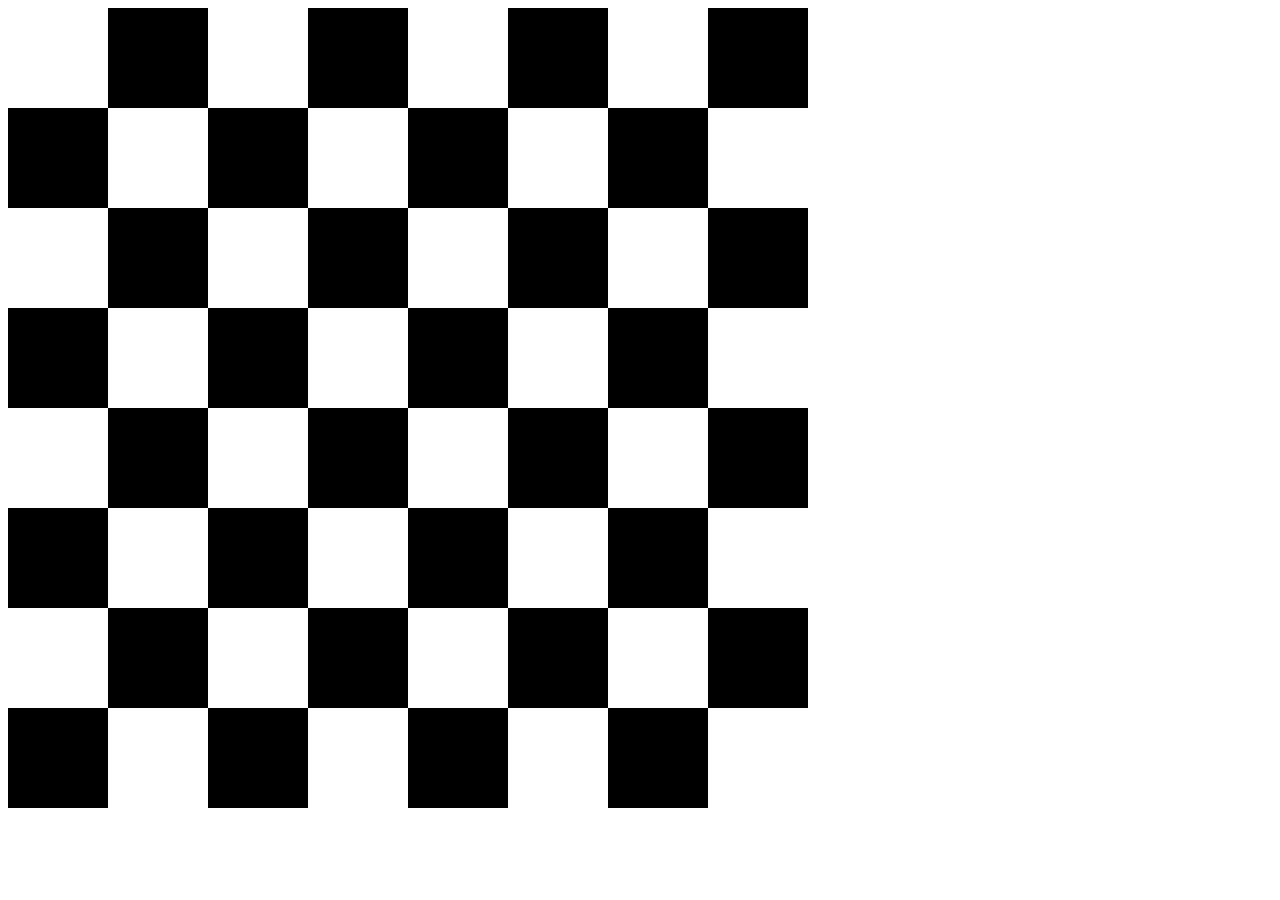
<file: 10.0 Display Grid/index.html>
<!DOCTYPE html>
<html>

<head>
  <title>Chessboard</title>
  <style>
    /* Write your code here */
    /* Each square should be 100px by 100px */
    /* My colours for white: #f0d9b5, black: #b58863 */
    
    .container {
      width: 800px;
      display: grid;
      
      grid-template-columns: 1fr 1fr 1fr 1fr 1fr 1fr 1fr 1fr;
      grid-template-rows: 1fr 1fr 1fr 1fr 1fr 1fr 1fr 1fr ;

    }
    
    .white {
      height: 100px;
      width: 100px;
      background-color: white;
      

    }

    .black {
      height: 100px;
      width: 100px;
      background-color: black;
    }

    
  </style>
</head>

<body>
  <div class="container">
    <div class="white"></div>
    <div class="black"></div>
    <div class="white"></div>
    <div class="black"></div>
    <div class="white"></div>
    <div class="black"></div>
    <div class="white"></div>
    <div class="black"></div>
    <div class="black"></div>
    <div class="white"></div>
    <div class="black"></div>
    <div class="white"></div>
    <div class="black"></div>
    <div class="white"></div>
    <div class="black"></div>
    <div class="white"></div>
    <div class="white"></div>
    <div class="black"></div>
    <div class="white"></div>
    <div class="black"></div>
    <div class="white"></div>
    <div class="black"></div>
    <div class="white"></div>
    <div class="black"></div>
    <div class="black"></div>
    <div class="white"></div>
    <div class="black"></div>
    <div class="white"></div>
    <div class="black"></div>
    <div class="white"></div>
    <div class="black"></div>
    <div class="white"></div>
    <div class="white"></div>
    <div class="black"></div>
    <div class="white"></div>
    <div class="black"></div>
    <div class="white"></div>
    <div class="black"></div>
    <div class="white"></div>
    <div class="black"></div>
    <div class="black"></div>
    <div class="white"></div>
    <div class="black"></div>
    <div class="white"></div>
    <div class="black"></div>
    <div class="white"></div>
    <div class="black"></div>
    <div class="white"></div>
    <div class="white"></div>
    <div class="black"></div>
    <div class="white"></div>
    <div class="black"></div>
    <div class="white"></div>
    <div class="black"></div>
    <div class="white"></div>
    <div class="black"></div>
    <div class="black"></div>
    <div class="white"></div>
    <div class="black"></div>
    <div class="white"></div>
    <div class="black"></div>
    <div class="white"></div>
    <div class="black"></div>
    <div class="white"></div>
  </div>
</body>

</html>
</file>
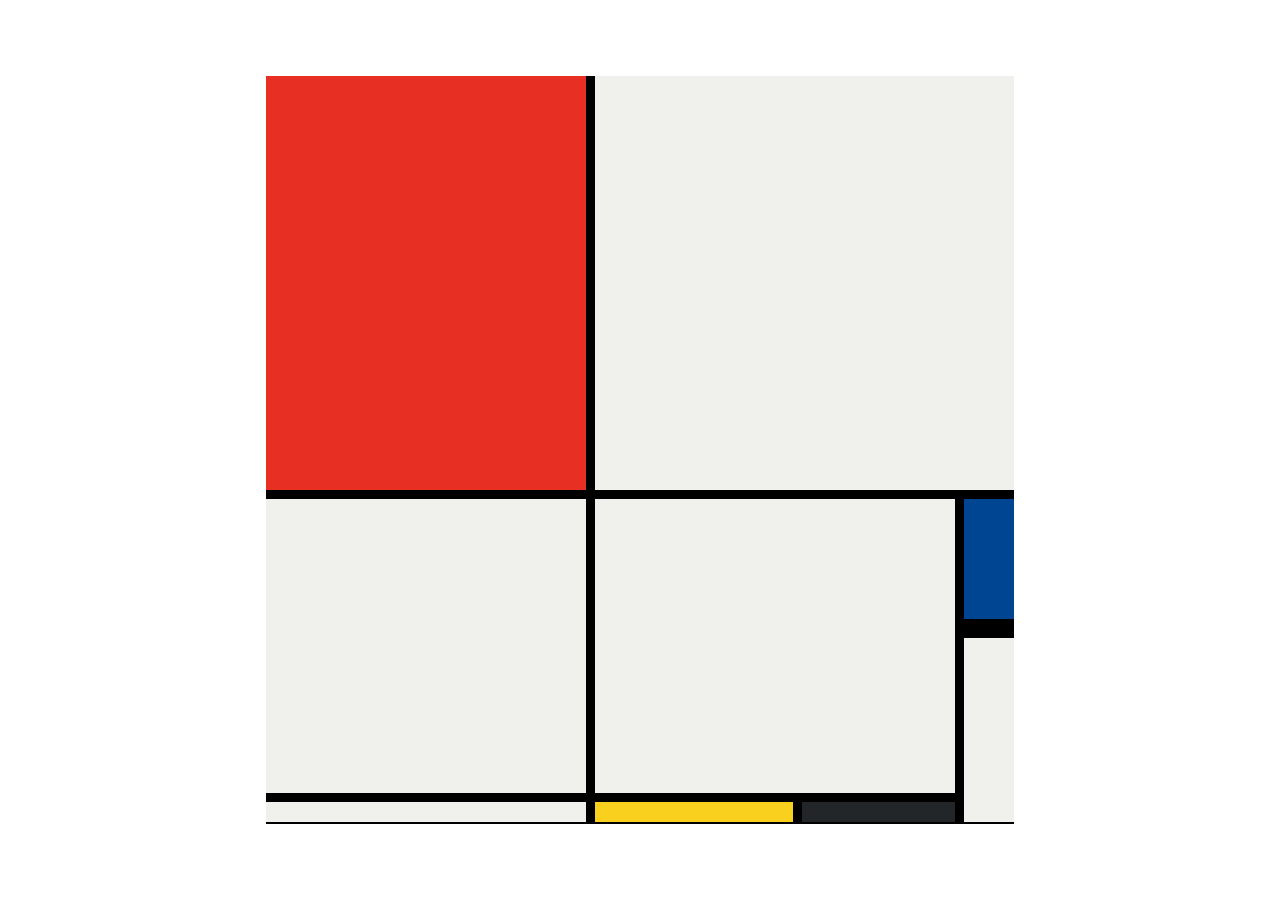
<file: 10.3 Mondrian Project/index.html>
<!DOCTYPE html>
<html lang="en">

<head>
  <meta charset="UTF-8">
  <meta name="viewport" content="width=device-width, initial-scale=1.0">
  <title>Mondrian Project</title>
  <style>
    body {
      display: flex;
      justify-content: center;
      align-items: center;
      height: 100vh;
      margin: 0;
      padding: 0;
    }

    .container {
      display: grid;
      height: 748px;
      width: 748px;
      background-color: black;
      gap: 9px;
      grid-template-columns: 320px 198px 153px 50px;
      grid-template-rows: 414px 130px 155px 20px;

    }

    .item {
      background-color: #f0f1ec;

    }

    .red {
      background-color: #E72F24;
    }

    .white1 {
      grid-column: span 3;

    }

    .white2 {
      grid-row: span 2;
    }

    .white3 {
      grid-area: 2/2/4/4;
    }

    .white4 {
      grid-row: span 2;
    }

    .blue {
      background-color: #004592;
      border-bottom: 10px solid black;
      /* grid-area: 2/4/3/5; */
    }

    .yellow {
      background-color: #F9D01E;
    }

    .black {
      background-color: #232629;
      /* grid-area: 4/3/5/4; */
    }
    /* 
    Write your CSS here 
    Gap Colour: #000
    White: #F0F1EC
    Red: #E72F24
    Black: #232629
    Blue: #004592
    Yellow: #F9D01E

    For dimensions, see dimensions.png image.
    HINT: Remember you can't change the properties of grid lines.
    But grid lines are transparent!
    */
  </style>
</head>

<body>
  <!-- Write your HTML here -->
  <div class="container">
    <div class="item red"></div>
    <div class="item white1"></div>
    <div class="item white2"></div>
    <div class="item white3"></div>

   
    <div class="item blue"></div>
    <div class="item white4"></div>
    
  
    <div class="item"></div>
    <div class="item yellow"></div>
    <div class="item black">
    </div>
  </div>

</body>

</html>
</file>
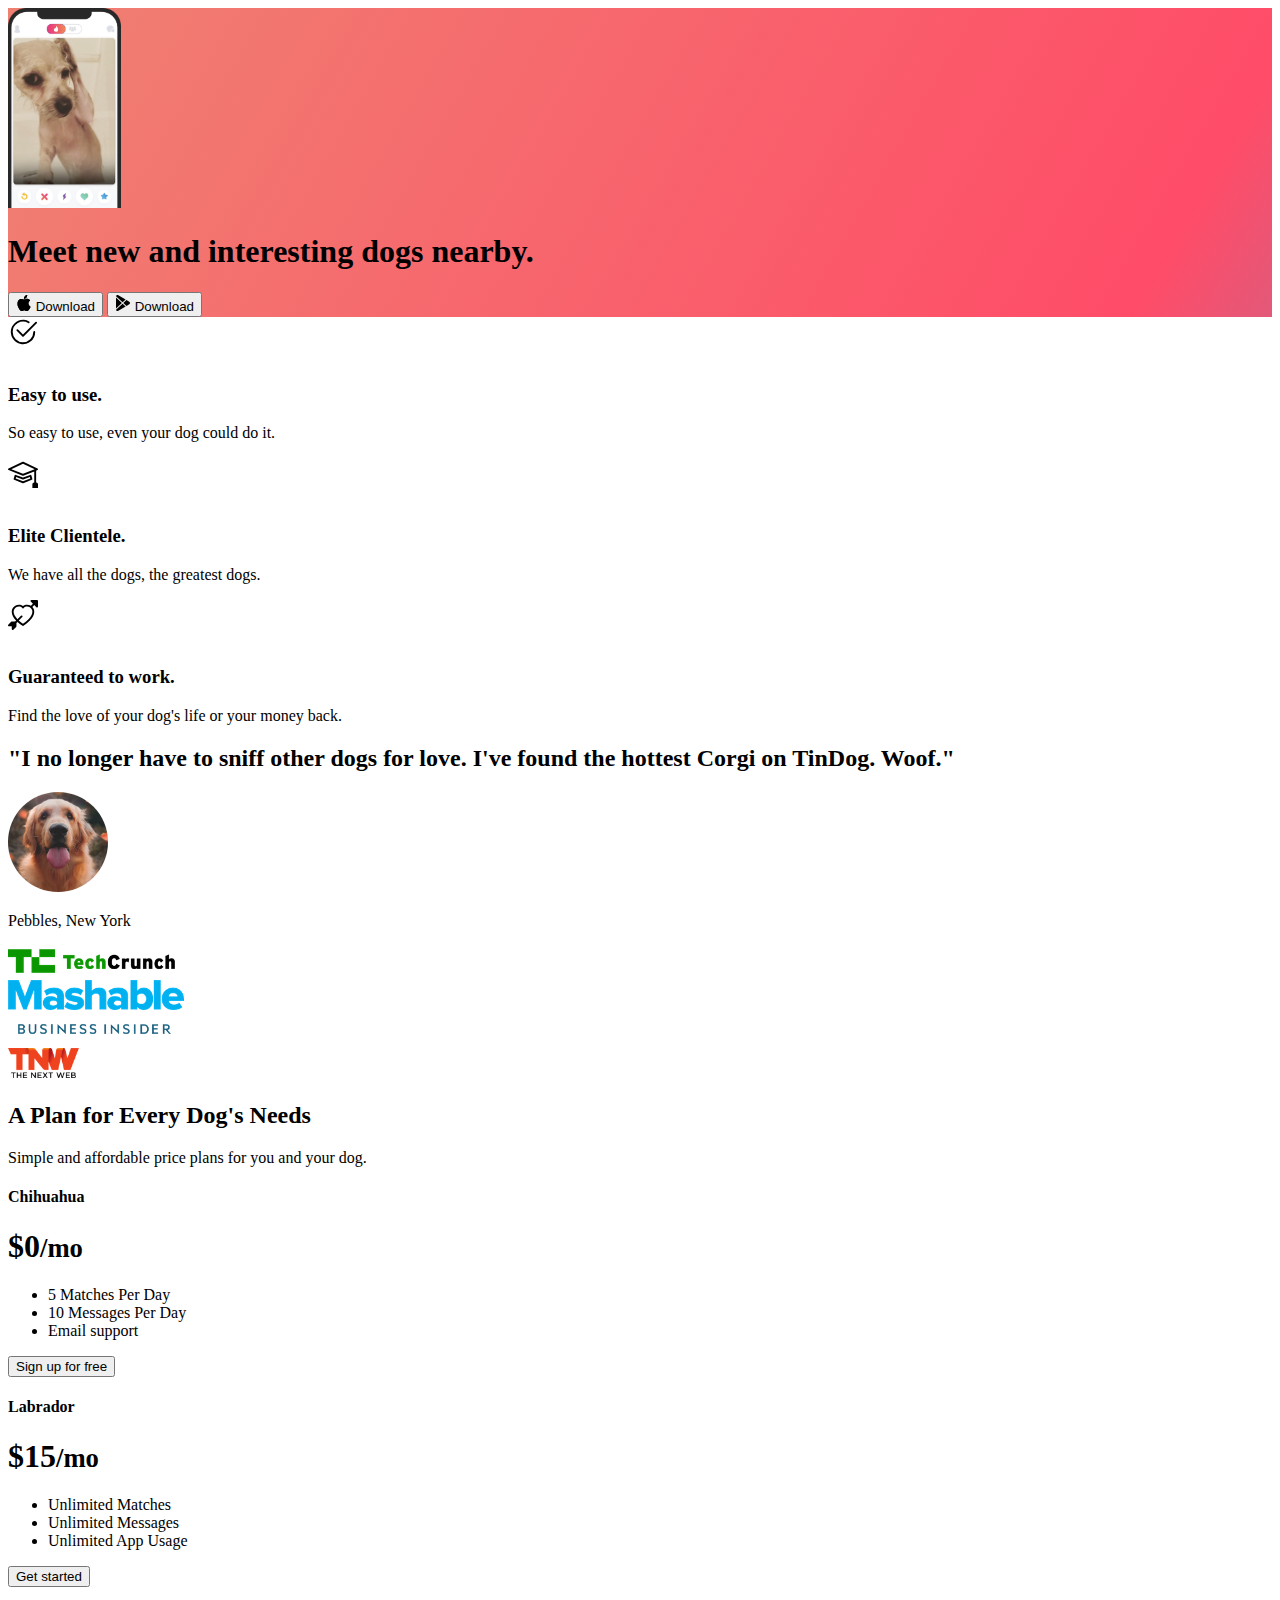
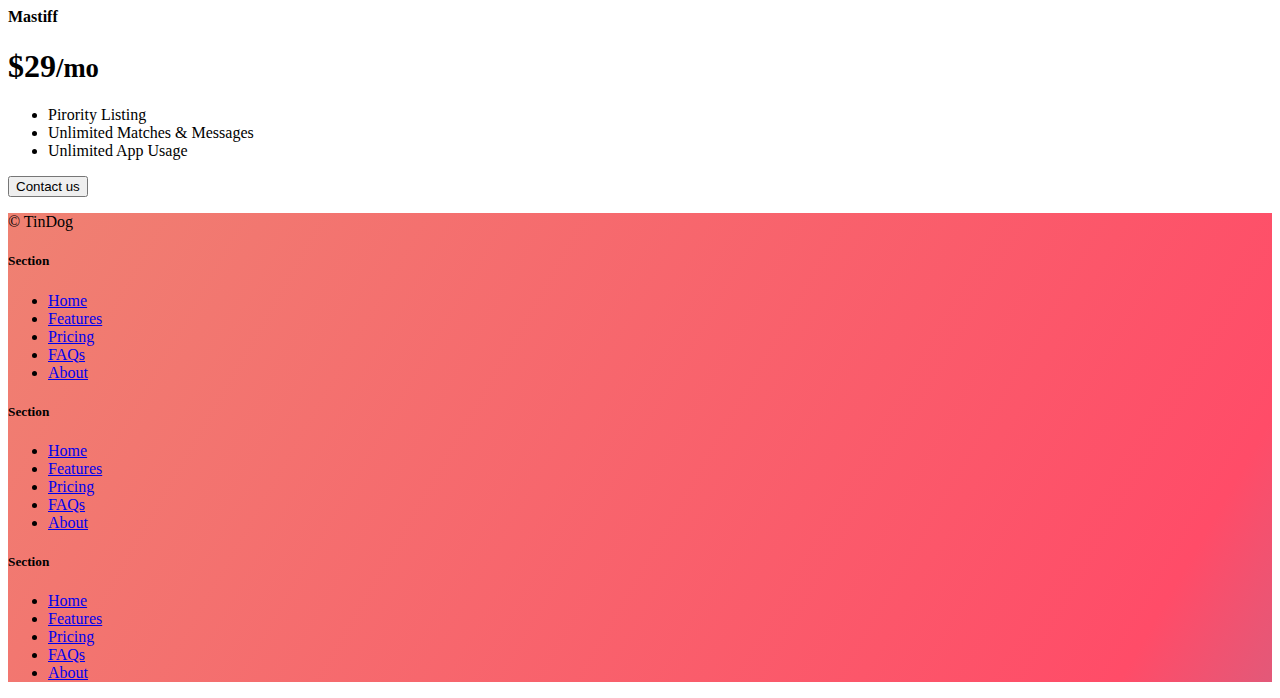
<file: 11.3 TinDog Project/index.html>
<!DOCTYPE html>
<html lang="en">

<head>
  <meta charset="UTF-8">
  <meta name="viewport" content="width=device-width, initial-scale=1.0">
  <title>TinDog</title>
  <link href="https://cdn.jsdelivr.net/npm/bootstrap@5.3.2/dist/css/bootstrap.min.css" rel="stylesheet" integrity="sha384-T3c6CoIi6uLrA9TneNEoa7RxnatzjcDSCmG1MXxSR1GAsXEV/Dwwykc2MPK8M2HN" crossorigin="anonymous">
  <link rel="stylesheet" href="./css/style.css">
</head>

<body>

  <!-- Title -->
  <section id="title"  class="gradient-background">
    <div class="container col-xxl-8 px-4 pt-5">
      <div class="row flex-lg-row-reverse align-items-center g-5 pt-5">
        <div class="col-10 col-sm-8 col-lg-6">
          <img src="./images/iphone.png" class="d-block mx-lg-auto img-fluid" alt="iphone" height="200" loading="lazy">
        </div>
        <div class="col-lg-6">
          <h1 class="display-5 fw-bold text-body-emphasis lh-1 mb-3">Meet new and interesting dogs nearby.</h1>
          
          <div class="d-grid gap-2 d-md-flex justify-content-md-start">
            <button type="button" class="btn btn-light btn-lg px-4 me-md-2"><svg xmlns="http://www.w3.org/2000/svg" width="16" height="16" fill="currentColor"
              class="bi bi-apple mb-1" viewBox="0 0 16 16">
<path
                d="M11.182.008C11.148-.03 9.923.023 8.857 1.18c-1.066 1.156-.902 2.482-.878 2.516.024.034 1.52.087 2.475-1.258.955-1.345.762-2.391.728-2.43Zm3.314 11.733c-.048-.096-2.325-1.234-2.113-3.422.212-2.189 1.675-2.789 1.698-2.854.023-.065-.597-.79-1.254-1.157a3.692 3.692 0 0 0-1.563-.434c-.108-.003-.483-.095-1.254.116-.508.139-1.653.589-1.968.607-.316.018-1.256-.522-2.267-.665-.647-.125-1.333.131-1.824.328-.49.196-1.422.754-2.074 2.237-.652 1.482-.311 3.83-.067 4.56.244.729.625 1.924 1.273 2.796.576.984 1.34 1.667 1.659 1.899.319.232 1.219.386 1.843.067.502-.308 1.408-.485 1.766-.472.357.013 1.061.154 1.782.539.571.197 1.111.115 1.652-.105.541-.221 1.324-1.059 2.238-2.758.347-.79.505-1.217.473-1.282Z" />
<path
                d="M11.182.008C11.148-.03 9.923.023 8.857 1.18c-1.066 1.156-.902 2.482-.878 2.516.024.034 1.52.087 2.475-1.258.955-1.345.762-2.391.728-2.43Zm3.314 11.733c-.048-.096-2.325-1.234-2.113-3.422.212-2.189 1.675-2.789 1.698-2.854.023-.065-.597-.79-1.254-1.157a3.692 3.692 0 0 0-1.563-.434c-.108-.003-.483-.095-1.254.116-.508.139-1.653.589-1.968.607-.316.018-1.256-.522-2.267-.665-.647-.125-1.333.131-1.824.328-.49.196-1.422.754-2.074 2.237-.652 1.482-.311 3.83-.067 4.56.244.729.625 1.924 1.273 2.796.576.984 1.34 1.667 1.659 1.899.319.232 1.219.386 1.843.067.502-.308 1.408-.485 1.766-.472.357.013 1.061.154 1.782.539.571.197 1.111.115 1.652-.105.541-.221 1.324-1.059 2.238-2.758.347-.79.505-1.217.473-1.282Z" />
</svg> Download</button>
            <button type="button" class="btn btn-outline-light btn-lg px-4"><svg xmlns="http://www.w3.org/2000/svg" width="16" height="16" fill="currentColor"
              class="bi bi-google-play mb-1" viewBox="0 0 16 16">
<path
                d="M14.222 9.374c1.037-.61 1.037-2.137 0-2.748L11.528 5.04 8.32 8l3.207 2.96 2.694-1.586Zm-3.595 2.116L7.583 8.68 1.03 14.73c.201 1.029 1.36 1.61 2.303 1.055l7.294-4.295ZM1 13.396V2.603L6.846 8 1 13.396ZM1.03 1.27l6.553 6.05 3.044-2.81L3.333.215C2.39-.341 1.231.24 1.03 1.27Z" />
</svg> Download</button>
          </div>
        </div>
      </div>
    </div>

  </section>
  <!-- Features -->
  <section id="features">
    <div class="container mt-5">
    <div class="row g-4 py-5 row-cols-1 row-cols-lg-3">
      <div class="col d-flex align-items-start">
        <div class="icon-square text-body-emphasis bg-body-secondary d-inline-flex align-items-center justify-content-center fs-4 flex-shrink-0 me-3">
          <svg xmlns="http://www.w3.org/2000/svg" height="30" fill="currentColor" class="bi bi-check2-circle"
              viewBox="0 0 16 16">
<path
                d="M2.5 8a5.5 5.5 0 0 1 8.25-4.764.5.5 0 0 0 .5-.866A6.5 6.5 0 1 0 14.5 8a.5.5 0 0 0-1 0 5.5 5.5 0 1 1-11 0z" />
<path
                d="M15.354 3.354a.5.5 0 0 0-.708-.708L8 9.293 5.354 6.646a.5.5 0 1 0-.708.708l3 3a.5.5 0 0 0 .708 0l7-7z" />
</svg>
        </div>
        <div>
          <h3 class="fs-2 text-body-emphasis">Easy to use.</h3>
          <p>So easy to use, even your dog could do it.</p>
          
        </div>
      </div>
      <div class="col d-flex align-items-start">
        <div class="icon-square text-body-emphasis bg-body-secondary d-inline-flex align-items-center justify-content-center fs-4 flex-shrink-0 me-3">
          <svg xmlns="http://www.w3.org/2000/svg" height="30" fill="currentColor" class="bi bi-mortarboard" viewBox="0 0 16 16">
            <path d="M8.211 2.047a.5.5 0 0 0-.422 0l-7.5 3.5a.5.5 0 0 0 .025.917l7.5 3a.5.5 0 0 0 .372 0L14 7.14V13a1 1 0 0 0-1 1v2h3v-2a1 1 0 0 0-1-1V6.739l.686-.275a.5.5 0 0 0 .025-.917l-7.5-3.5ZM8 8.46 1.758 5.965 8 3.052l6.242 2.913L8 8.46Z"/>
            <path d="M4.176 9.032a.5.5 0 0 0-.656.327l-.5 1.7a.5.5 0 0 0 .294.605l4.5 1.8a.5.5 0 0 0 .372 0l4.5-1.8a.5.5 0 0 0 .294-.605l-.5-1.7a.5.5 0 0 0-.656-.327L8 10.466 4.176 9.032Zm-.068 1.873.22-.748 3.496 1.311a.5.5 0 0 0 .352 0l3.496-1.311.22.748L8 12.46l-3.892-1.556Z"/>
            </svg>
        </div>
        <div>
          <h3 class="fs-2 text-body-emphasis">Elite Clientele.</h3>
          <p>We have all the dogs, the greatest dogs.</p>
          
        </div>
      </div>
      <div class="col d-flex align-items-start">
        <div class="icon-square text-body-emphasis bg-body-secondary d-inline-flex align-items-center justify-content-center fs-4 flex-shrink-0 me-3">
          <svg xmlns="http://www.w3.org/2000/svg" height="30" fill="currentColor" class="bi bi-arrow-through-heart"
              viewBox="0 0 16 16">
<path fill-rule="evenodd"
                d="M2.854 15.854A.5.5 0 0 1 2 15.5V14H.5a.5.5 0 0 1-.354-.854l1.5-1.5A.5.5 0 0 1 2 11.5h1.793l.53-.53c-.771-.802-1.328-1.58-1.704-2.32-.798-1.575-.775-2.996-.213-4.092C3.426 2.565 6.18 1.809 8 3.233c1.25-.98 2.944-.928 4.212-.152L13.292 2 12.147.854A.5.5 0 0 1 12.5 0h3a.5.5 0 0 1 .5.5v3a.5.5 0 0 1-.854.354L14 2.707l-1.006 1.006c.236.248.44.531.6.845.562 1.096.585 2.517-.213 4.092-.793 1.563-2.395 3.288-5.105 5.08L8 13.912l-.276-.182a21.86 21.86 0 0 1-2.685-2.062l-.539.54V14a.5.5 0 0 1-.146.354l-1.5 1.5Zm2.893-4.894A20.419 20.419 0 0 0 8 12.71c2.456-1.666 3.827-3.207 4.489-4.512.679-1.34.607-2.42.215-3.185-.817-1.595-3.087-2.054-4.346-.761L8 4.62l-.358-.368c-1.259-1.293-3.53-.834-4.346.761-.392.766-.464 1.845.215 3.185.323.636.815 1.33 1.519 2.065l1.866-1.867a.5.5 0 1 1 .708.708L5.747 10.96Z" />
</svg>
        </div>
        <div>
          <h3 class="fs-2 text-body-emphasis">Guaranteed to work.</h3>
          <p>Find the love of your dog's life or your money back.</p>
          
        </div>
      </div>
    </div>
  </div>

  </section>
  <!-- Testimonial -->
  <section id="testimonial">
    <div class="my-5">
      <div class="p-5 text-center bg-body-tertiary">
        <div class="container py-5">
          <h2 class="text-body-emphasis">"I no longer have to sniff other dogs for love. I've found the hottest Corgi on TinDog. Woof."</h2>
          <img class="profile-img mt-5" src="./images/dog-img.jpg" alt="doggy">
          <p class="col-lg-8 mx-auto lead mt-2">
            Pebbles, New York
          </p>
        </div>

        <div class="container">
          <div class="row">
            <div class="col-lg-3 col-sm-12">
              <img src="./images/techcrunch.png" alt="techcrunch" height="30">
            </div> 
            <div class="col-lg-3 col-sm-12">
              <img src="./images/mashable.png" alt="mashable" height="30">
            </div> 
            <div class="col-lg-3 col-sm-12">
              <img src="./images/bizinsider.png" alt="bizinsider" height="30">
            </div> 
            <div class="col-lg-3 col-sm-12">
              <img src="./images/tnw.png" alt="tnw" height="30">
            </div> 
          </div>
        </div>
      </div>
    </div>

  </section>
  <!-- Pricing -->
  <section id="pricing">
    <div class="container">
      <div class="pricing-header p-3 pb-md-4 mx-auto text-center">
        <h2 class="display-4 fw-normal text-body-emphasis">A Plan for Every Dog's Needs</h2>
        <p class="fs-5 text-body-secondary">Simple and affordable price plans for you and your dog.</p>
      </div>
      <main>
        <div class="row row-cols-1 row-cols-md-3 mb-3 text-center">
          <div class="col">
            <div class="card mb-4 rounded-3 shadow-sm">
              <div class="card-header py-3">
                <h4 class="my-0 fw-normal">Chihuahua</h4>
              </div>
              <div class="card-body">
                <h1 class="card-title pricing-card-title">$0<small class="text-body-secondary fw-light">/mo</small></h1>
                <ul class="list-unstyled mt-3 mb-4">
                  <li>5 Matches Per Day</li>
                  <li>10 Messages Per Day</li>
                  <li>Email support</li>
                </ul>
                <button type="button" class="w-100 btn btn-lg btn-outline-dark">Sign up for free</button>
              </div>
            </div>
          </div>
          <div class="col">
            <div class="card mb-4 rounded-3 shadow-sm">
              <div class="card-header py-3">
                <h4 class="my-0 fw-normal">Labrador</h4>
              </div>
              <div class="card-body">
                <h1 class="card-title pricing-card-title">$15<small class="text-body-secondary fw-light">/mo</small></h1>
                <ul class="list-unstyled mt-3 mb-4">
                  <li>Unlimited Matches</li>
                  <li>Unlimited Messages</li>
                  <li>Unlimited App Usage</li>
                </ul>
                <button type="button" class="w-100 btn btn-lg btn-dark">Get started</button>
              </div>
            </div>
          </div>
          <div class="col">
            <div class="card mb-4 rounded-3 shadow-sm border-dark">
              <div class="card-header py-3 text-bg-dark border-dark">
                <h4 class="my-0 fw-normal">Mastiff</h4>
              </div>
              <div class="card-body">
                <h1 class="card-title pricing-card-title">$29<small class="text-body-secondary fw-light">/mo</small></h1>
                <ul class="list-unstyled mt-3 mb-4">
                  <li>Pirority Listing</li>
                  <li>Unlimited Matches & Messages</li>
                  <li>Unlimited App Usage</li>
                </ul>
                <button type="button" class="w-100 btn btn-lg btn-dark">Contact us</button>
              </div>
            </div>
          </div>
        </div>

  </section>
  <!-- Footer -->
  <section id="footer" class="gradient-background">
    <div class="container">
      <footer class="row row-cols-1 row-cols-sm-2 row-cols-md-5 py-5 mt-5 ">
        <div class="col mb-3">
          
          <p class="text-body-secondary">© TinDog</p>
        </div>
    
        <div class="col mb-3">
    
        </div>
    
        <div class="col mb-3">
          <h5>Section</h5>
          <ul class="nav flex-column">
            <li class="nav-item mb-2"><a href="#" class="nav-link p-0 text-body-secondary">Home</a></li>
            <li class="nav-item mb-2"><a href="#" class="nav-link p-0 text-body-secondary">Features</a></li>
            <li class="nav-item mb-2"><a href="#" class="nav-link p-0 text-body-secondary">Pricing</a></li>
            <li class="nav-item mb-2"><a href="#" class="nav-link p-0 text-body-secondary">FAQs</a></li>
            <li class="nav-item mb-2"><a href="#" class="nav-link p-0 text-body-secondary">About</a></li>
          </ul>
        </div>
    
        <div class="col mb-3">
          <h5>Section</h5>
          <ul class="nav flex-column">
            <li class="nav-item mb-2"><a href="#" class="nav-link p-0 text-body-secondary">Home</a></li>
            <li class="nav-item mb-2"><a href="#" class="nav-link p-0 text-body-secondary">Features</a></li>
            <li class="nav-item mb-2"><a href="#" class="nav-link p-0 text-body-secondary">Pricing</a></li>
            <li class="nav-item mb-2"><a href="#" class="nav-link p-0 text-body-secondary">FAQs</a></li>
            <li class="nav-item mb-2"><a href="#" class="nav-link p-0 text-body-secondary">About</a></li>
          </ul>
        </div>
    
        <div class="col mb-3">
          <h5>Section</h5>
          <ul class="nav flex-column">
            <li class="nav-item mb-2"><a href="#" class="nav-link p-0 text-body-secondary">Home</a></li>
            <li class="nav-item mb-2"><a href="#" class="nav-link p-0 text-body-secondary">Features</a></li>
            <li class="nav-item mb-2"><a href="#" class="nav-link p-0 text-body-secondary">Pricing</a></li>
            <li class="nav-item mb-2"><a href="#" class="nav-link p-0 text-body-secondary">FAQs</a></li>
            <li class="nav-item mb-2"><a href="#" class="nav-link p-0 text-body-secondary">About</a></li>
          </ul>
        </div>
      </footer>
    </div>

  </section>

  <script src="https://cdn.jsdelivr.net/npm/bootstrap@5.3.2/dist/js/bootstrap.bundle.min.js" integrity="sha384-C6RzsynM9kWDrMNeT87bh95OGNyZPhcTNXj1NW7RuBCsyN/o0jlpcV8Qyq46cDfL" crossorigin="anonymous"></script>
</body>

</html>
</file>
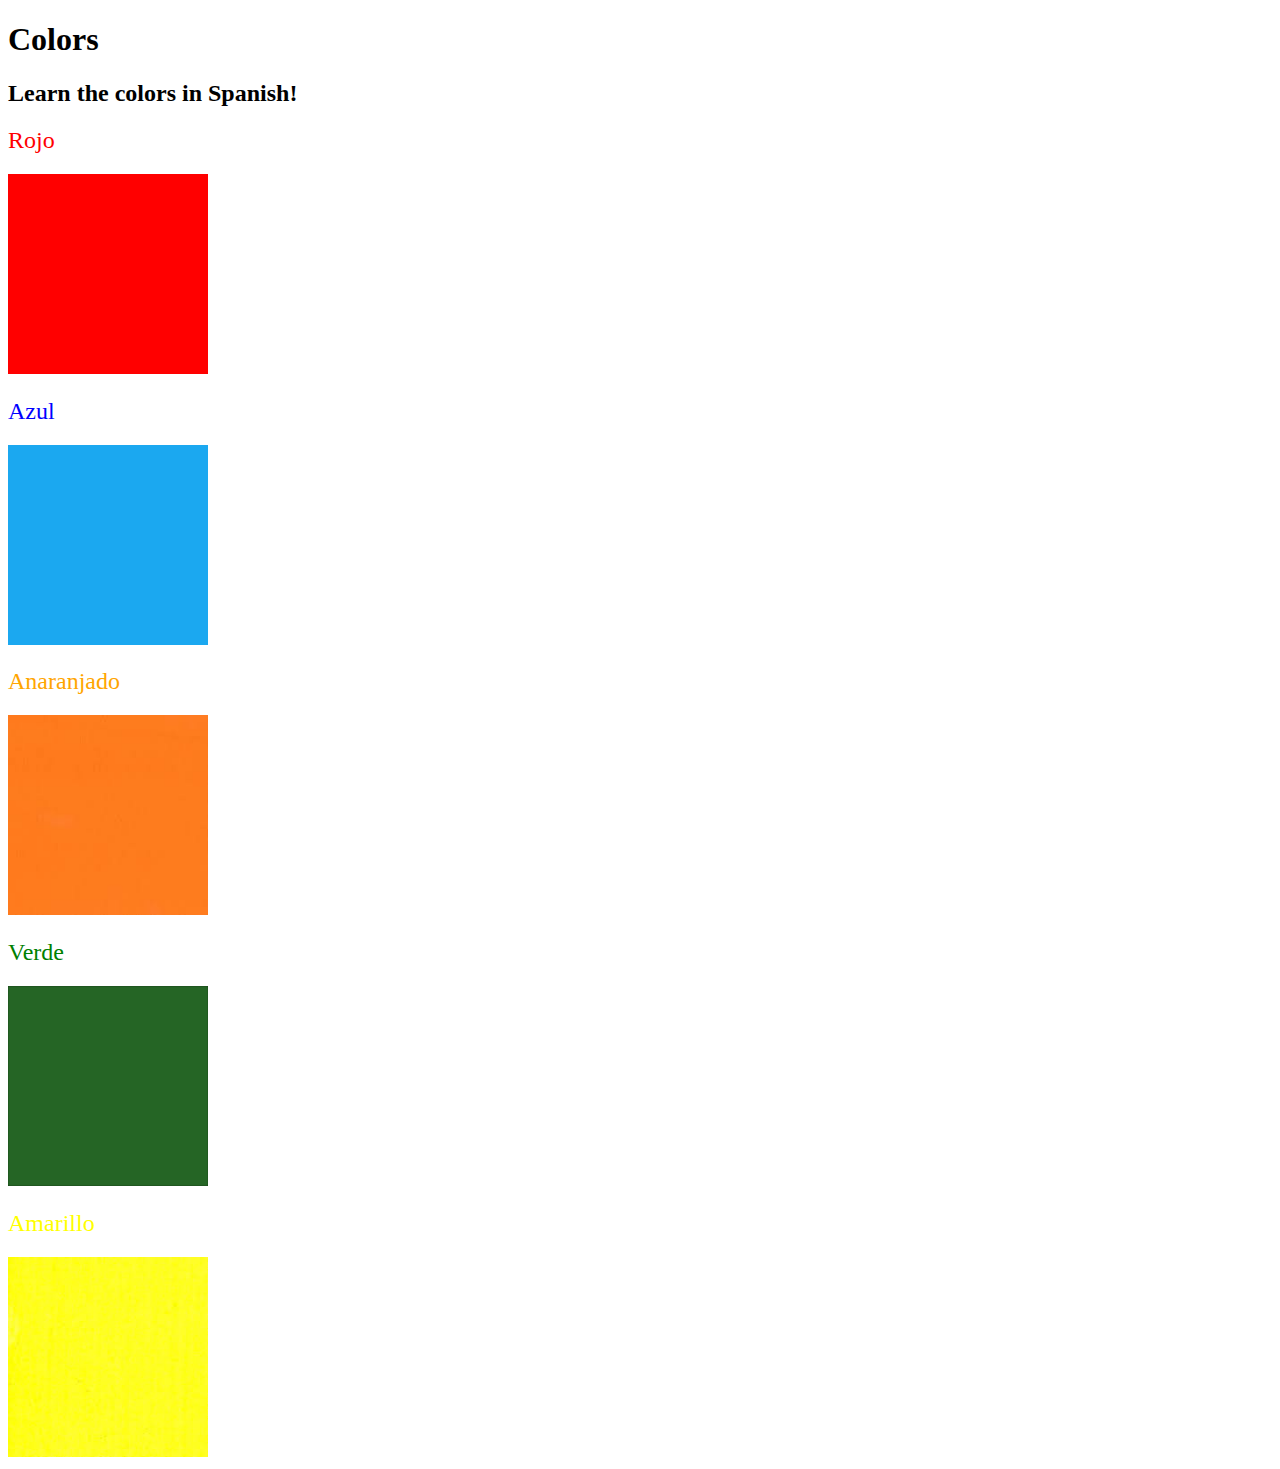
<file: 5.4 Color Vocab Project/index.html>
<!DOCTYPE html>
<html lang="en">

<head>
  <meta charset="UTF-8">
  <title>Spanish Vocabulary</title>
  <link rel="stylesheet" href="./style.css" />
</head>

<body>
  <h1>Colors</h1>
  <h2>Learn the colors in Spanish!</h2>
  <h2 class="color-title" id="red">Rojo</h2>
  <img class="color" src="./assets/images/red.png" alt="red" />

  <h2 class="color-title" id="blue">Azul</h2>
  <img src="./assets/images/blue.png" alt="blue" />

  <h2 class="color-title" id="orange">Anaranjado</h2>
  <img src="./assets/images/orange.png" alt="orange" />

  <h2 class="color-title" id="green">Verde</h2>
  <img src="./assets/images/green.png" alt="green" />

  <h2 class="color-title" id="yellow">Amarillo</h2>
  <img src="./assets/images/yellow.png" alt="yellow" />
</body>

</html>

<!-- 
TODOs
IMPORTANT: You should not need to make ANY CHANGES to index.html
All code should be written in your CSS file.

1. Create a CSS file and incorporate it as an external stylesheet.
2. Use CSS to style each of the color titles to meaning. 
Hint: Use the id to help if you don't know the words in spanish.
3. Use CSS to change all the color titles to have "font-weight: normal;"
4. Use CSS (not HTML) to make all the images 200px heigh and 200px wide. 
Hint: 
https://developer.mozilla.org/en-US/docs/Web/CSS/height
https://developer.mozilla.org/en-US/docs/Web/CSS/width
-->
</file>
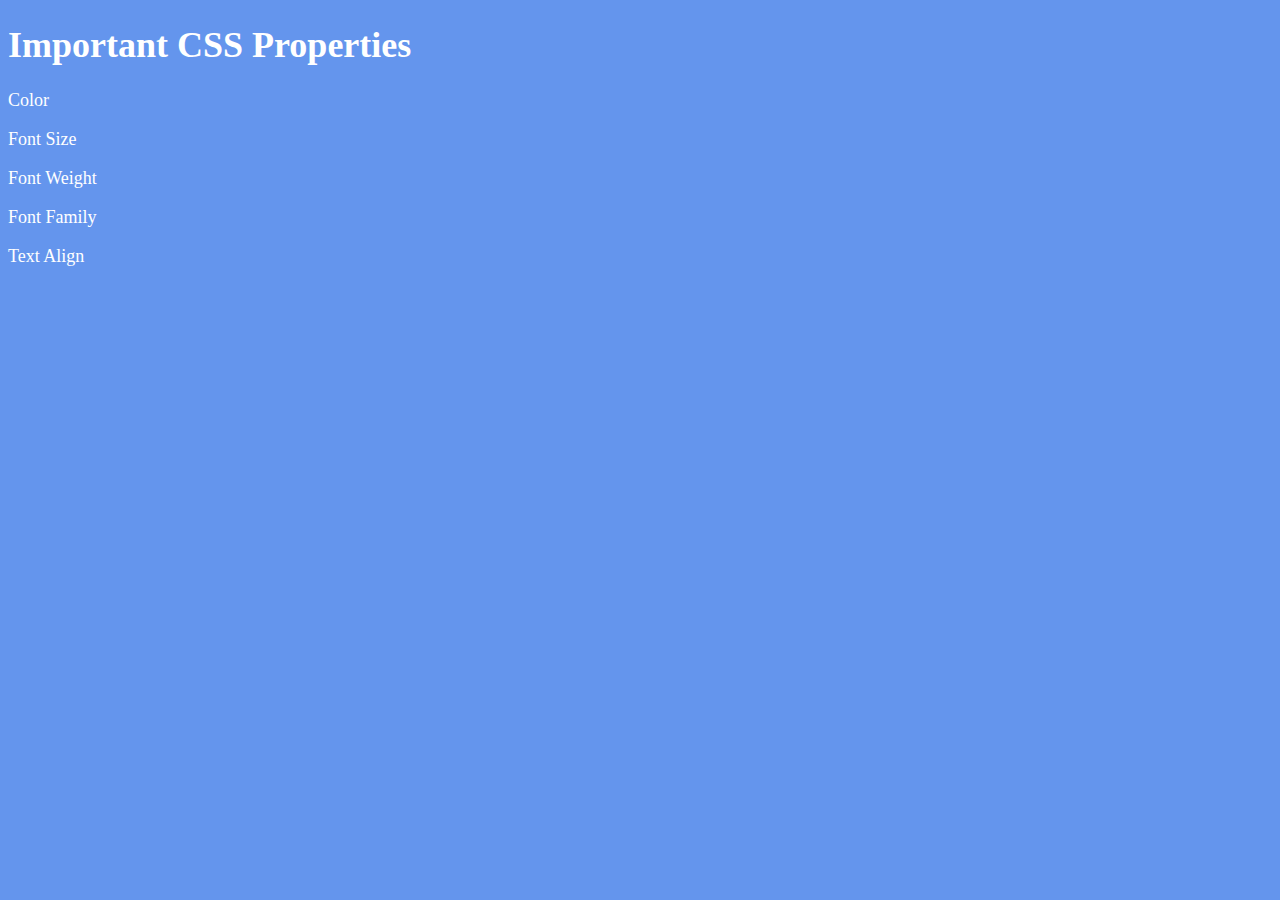
<file: 6.1 Font Properties/index.html>
<!DOCTYPE html>
<html lang="en">

<head>
  <meta charset="UTF-8">
  <title>CSS Properties</title>
  <style>
    body {
      background-color: cornflowerblue;
      color: white;
      font-size: 18px;
    }

    /* Don't change the CSS above, add Your CSS below */

    
  </style>
</head>

<body>
  <h1>Important CSS Properties</h1>
  <p>Color</p>
  <p>Font Size</p>
  <p>Font Weight</p>
  <p>Font Family</p>
  <p>Text Align</p>

  <!-- TODOs
  1. Change the color of <p>Color</p> to "coral" color.
  2. Change the font size of <p>Font Size</p> to 2X the size of the root font size.
  3. Change the font weight of <p>Font Weight</p> to 900.
  4. Change the font family of <p>Font Family</p> to the Google font Caveat with regular (400) font weight.
  Link: https://fonts.google.com/specimen/Caveat
  5. Change the <p>Text Align</p> to right align.
  6. Change the the root (html element) font size to 30px -->
</body>

</html>
</file>
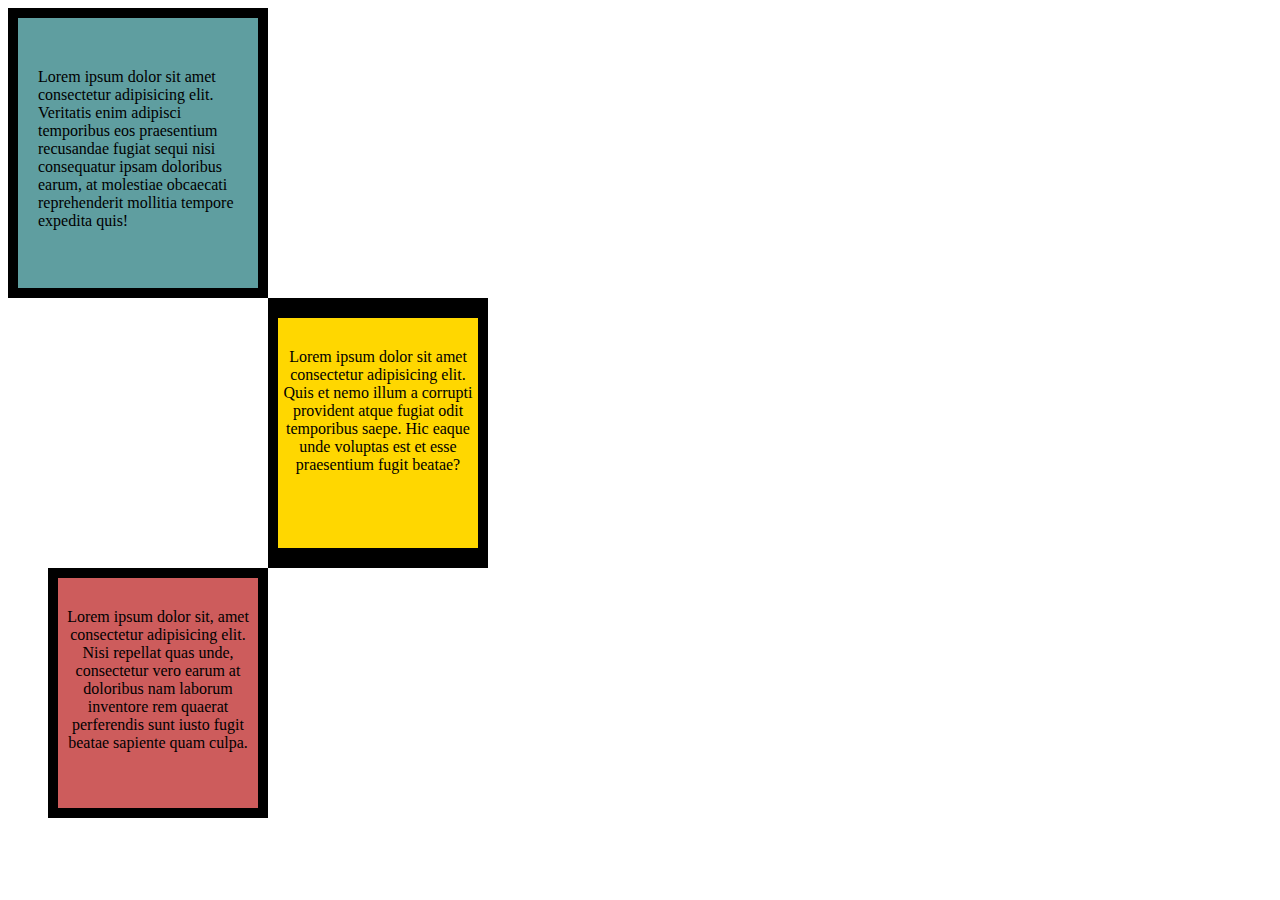
<file: 6.3 CSS Box Model/index.html>
<!DOCTYPE html>
<html lang="en">

<head>
  <meta charset="UTF-8">
  <title>CSS Box Model</title>
  <style>
    div{
      height: 200px;
      width: 200px;
    }

    p {
      margin: 0;
    }

    #first{
      background-color: cadetblue;
      padding: 20px;
      border: 10px solid black;
      padding-top: 50px;
      text-align: start;
      /* margin: none; */
    }

    

    #second{
      background-color: gold;
      border: solid black;
      border-width: 20px 10px;
      padding-top: 30px;
      margin-left: 260px;
      text-align: center;
      /* margin: 30px; */
    }

    #third {
      background-color: indianred;
      border: 10px solid black;
      padding-top: 30px;
      /* padding-left: 10px; */
      /* margin: none; */
      margin-left: 40px;
      text-align: center;
    }
    /* Write your CSS code here */

  </style>
</head>

<body>
  <div id="first">
    <p>Lorem ipsum dolor sit amet consectetur adipisicing elit. Veritatis enim adipisci temporibus eos praesentium recusandae fugiat sequi nisi consequatur ipsam doloribus earum, at molestiae obcaecati reprehenderit mollitia tempore expedita quis!</p>
  </div>
  
  <div id="second">
    <p>Lorem ipsum dolor sit amet consectetur adipisicing elit. Quis et nemo illum a corrupti provident atque fugiat odit temporibus saepe. Hic eaque unde voluptas est et esse praesentium fugit beatae?</p>
  </div>

  <div id="third">
    <p>Lorem ipsum dolor sit, amet consectetur adipisicing elit. Nisi repellat quas unde, consectetur vero earum at doloribus nam laborum inventore rem quaerat perferendis sunt iusto fugit beatae sapiente quam culpa.</p>
  </div>


  <!-- TODOs:
1. Create 3 Boxes using the div element.
2. Set their sizes to 200px heigh by 200px wide.
3. Set different background colors for each of the boxes (I used cadetblue, gold and indianred).
4. Add a paragraph <p> element into the first div and add the following words:
    Lorem ipsum dolor sit amet, consectetur adipiscing elit. Aliquam at sapien porttitor urna elementum lacinia. In
    id magna pulvinar, ultricies lorem id, vehicula elit. Aliquam eu luctus nisl, vitae pellentesque magna. Phasellus
    dolor metus, laoreet ac convallis sit amet, efficitur sed dolor.
5. Set the 1st div to have 20px padding all around with a black 10px border.
6. Fix the style of the <p> element to remove all margins.
Hint: Use the CSS inspector in Chrome.
7. Set the 2nd div to have a 20px border on top and bottom and 10px border left and right. (See goal image)
8. Set the 3rd div to have a 10px border 
9. Set the margins for the divs so that each box corner touches the other. (See the goal image)
-->

</body>

</html>
</file>
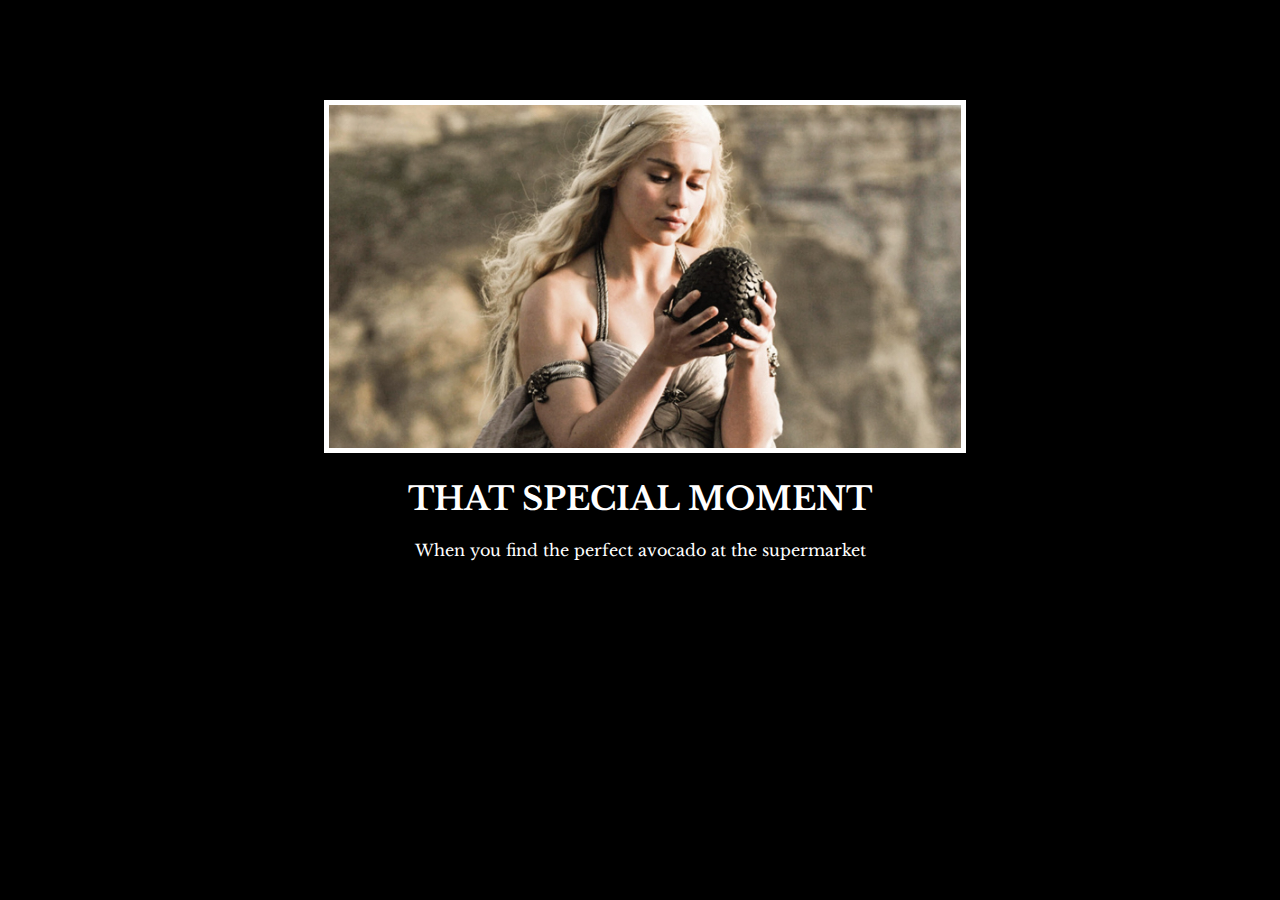
<file: 6.4 Motivation Meme Project/index.html>
<!DOCTYPE html>
<html lang="en">
<head>
  <meta charset="UTF-8">
  <meta name="viewport" content="width=device-width, initial-scale=1.0">
  <title>Document</title>
  <link rel="stylesheet" href="style.css">
  <link rel="preconnect" href="https://fonts.googleapis.com">
<link rel="preconnect" href="https://fonts.gstatic.com" crossorigin>
<link href="https://fonts.googleapis.com/css2?family=Libre+Baskerville:ital@1&display=swap" rel="stylesheet">
</head>
<body>
  <div class="poster">
    <img class="motivation-img" src="./assets/images/daenerys.jpeg" src="daenerys with egg" />
    <h1>That Special Moment</h1>
    <p>When you find the perfect avocado at the supermarket</p>
  </div>
  
</body>
</html>

<!-- 
  TODO: Create a motivational post website.
Style it how ever you like. 
Look at the goal image for inspiration.
But it must have the following features:
1. The main h1 text should be using the Regular Libre Baskerville Font from Google Fonts:
  https://fonts.google.com/specimen/Libre+Baskerville
2. The text should be white and background black.
3. Add your own image into the images folder inside assets. It should have a 5px white border.
4. The text should be center aligned.
5. Create a div to contain the h1, p and img elements. Adjust the margins so that the image and text are centered on the page. 
  Hint: You horizontally center a div by giving it a width of 50% and a margin-left of 25%.
  Hint: Set the image to have a width of 100% so it fills the div. 
6. Read about the text-transform property on MDN docs to make the h1 uppercase with CSS.
  https://developer.mozilla.org/en-US/docs/Web/CSS/text-transform 
-->
</file>
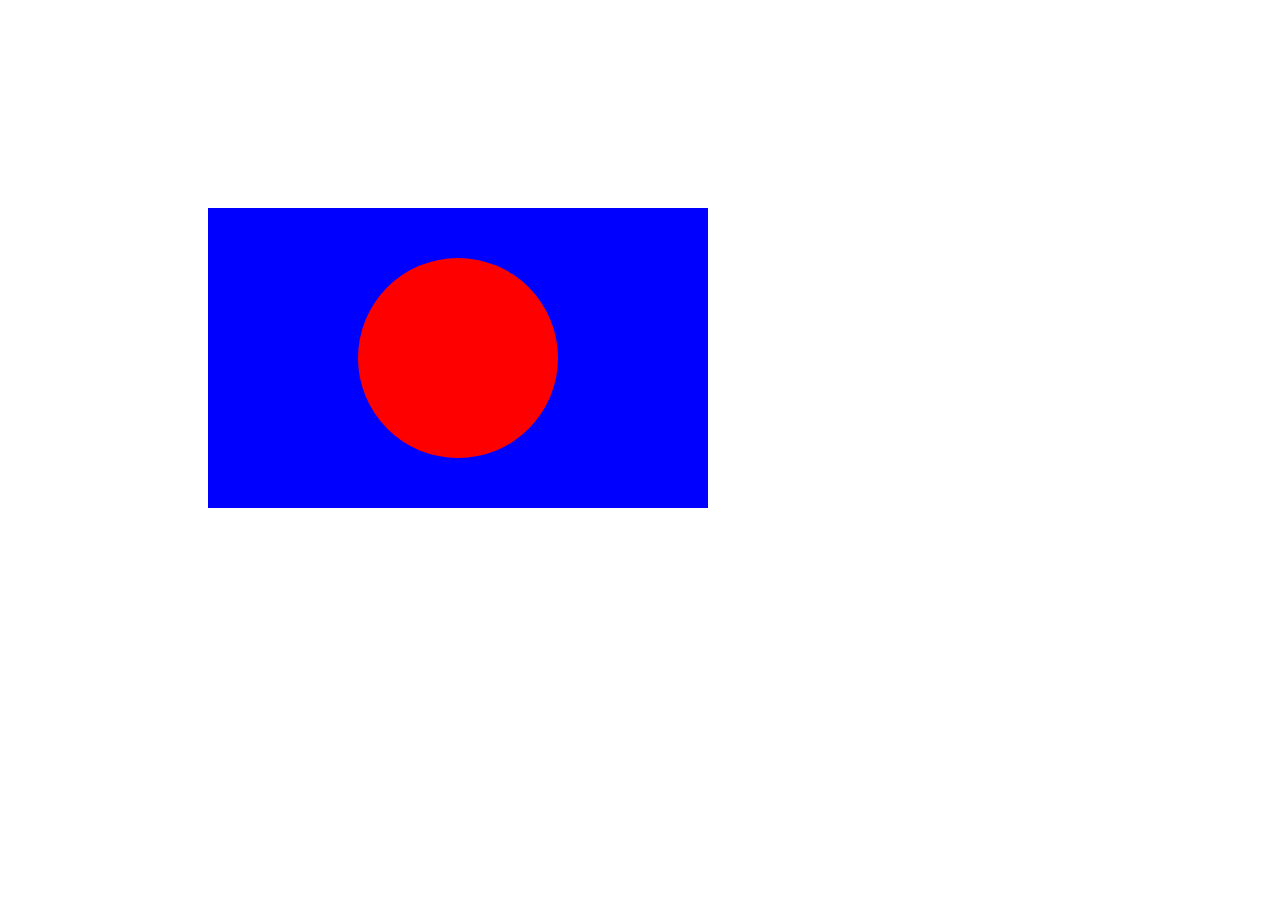
<file: 7.2 CSS Positioning/index.html>
<!DOCTYPE html>
<html>

<head>
  <title>CSS Positioning Exercise</title>
  <style>
    /* Write your code here */

    
    .red-circle {
      background-color: red;
      height: 200px;
      width: 200px;
      border-radius: 50%;
      position: absolute;
      top: 50px;
      left: 150px;
    }

    .blue-box {
      background-color: blue;
      height: 300px;
      width: 500px;
      position: relative;
      left: 200PX;
      top: 200px;
    }
  </style>
</head>

<body>
  <div class="blue-box">
    <div class="red-circle">
    </div>
  </div>

</body>

</html>
</file>
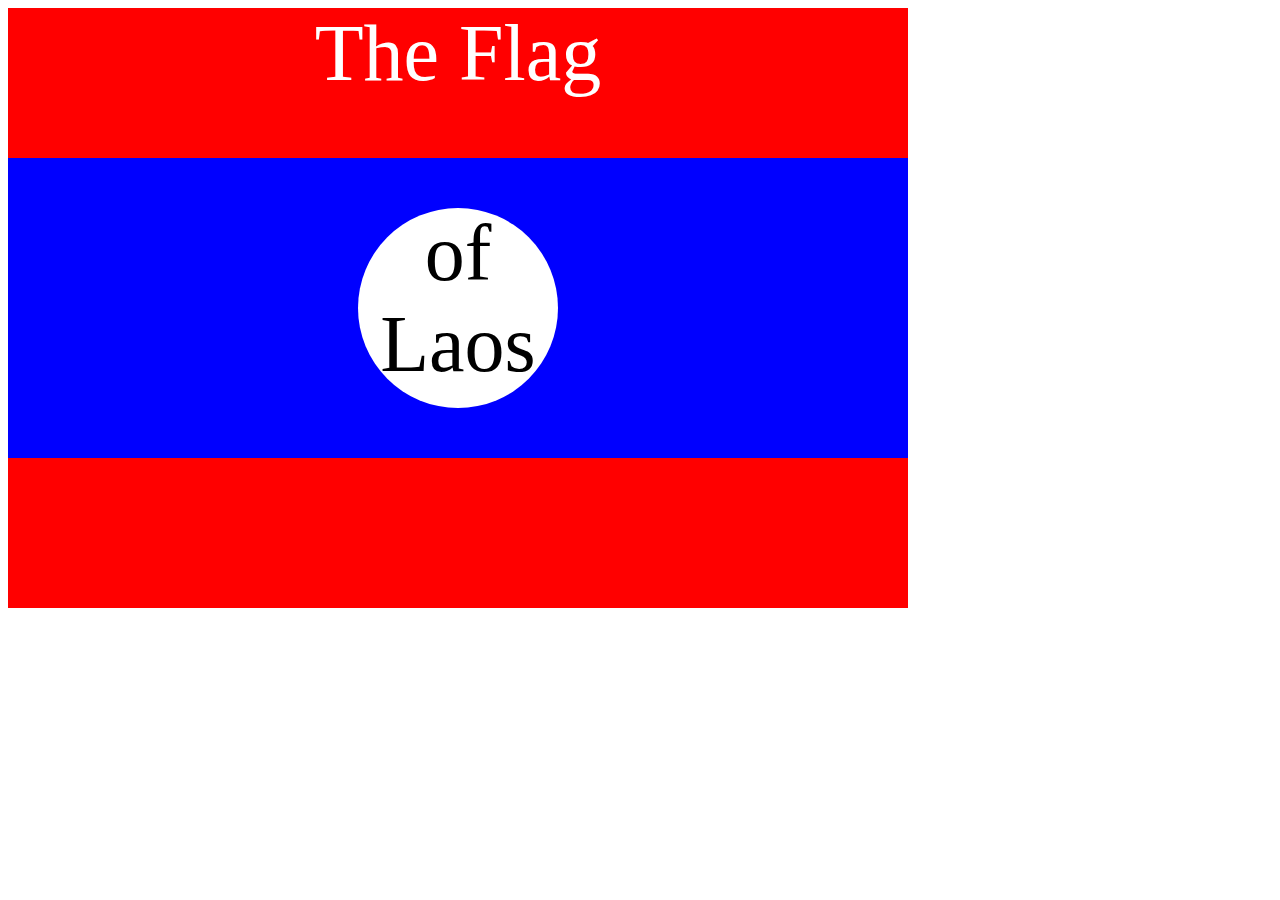
<file: 7.3 CSS Flag Project/index.html>
<!DOCTYPE html>
<html lang="en">

<head>
  <meta charset="UTF-8">
  <title>CSS Flag Project</title>
  <style>
    /* Write your CSS Code here */
    .flag {
      background-color: red;
      /* position: relative; */
      width: 900px;
      height: 600px;
      position: relative;
    }

    .flag > div {
      background-color: blue;
      width: 100%;
      height: 300px;
      position: absolute;
      top: 150px;

    }

    .flag > div > div {
      width: 200px;
      height: 200px;
      background-color: #fff;
      border-radius: 50%;
      position: relative;
      top: 50px;
      left: 350px;
      /* position: absolute; 
      left: 350px;
      top: 50px;
      text-align: center;
      font-size: 65px;
      font-weight: 5000px; */
    }

    p {
      margin: 0px;
      text-align: center;
      font-size: 5rem;
      color: #fff;
      /* padding-top: 50px; */
    }

    .flag > div > div > p {
      color: black;
    }
    
  </style>
</head>

<!-- 
  IMPORTANT! Do not change any HTML
Don't add any classes/ids/elements 
Use what you know about combining selectors 
and CSS specificity instead.
Hint 1: The flag is 900px by 600px and the circle is 200px by 200px.
Hint 2: You can use CSS inspection to get the colors from
https://appbrewery.github.io/flag-of-laos/
-->

<body>
  <div class="flag">
    <p>The Flag</p>
    <div>
      <div>
        <p>of Laos</p>
      </div>
    </div>
  </div>
</body>

</html>
</file>
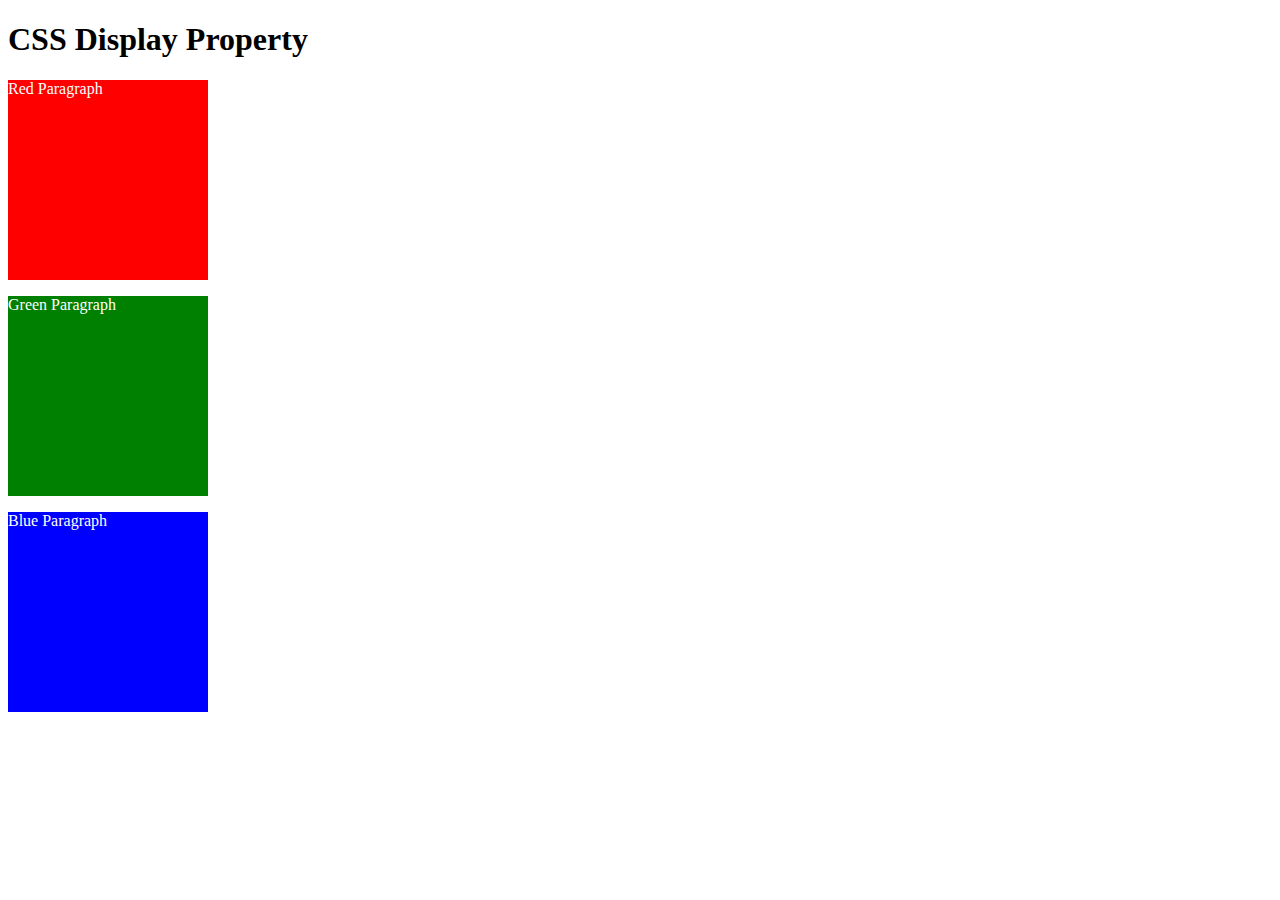
<file: 8.0 CSS Display/index.html>
<!DOCTYPE html>
<html>

<!-- 
  TODO
1. By changing only the display property of the CSS make all 3 squares line up horizontally like in goal1 image.
2. Change only the display property to make all 3 squares line up vertically like in goal2 image. 
-->

<head>
  <title>CSS Display Property Example</title>
  <style>
    p {
      color: white;
    }

    .red {
      display: block;
      width: 200px;
      height: 200px;
      background-color: red;
    }

    .green {
      display: block;
      width: 200px;
      height: 200px;
      background-color: green;
    }

    .blue {
      display: block;
      width: 200px;
      height: 200px;
      background-color: blue;
    }
  </style>
</head>


<body>
  <h1>CSS Display Property</h1>
  <p class="red">Red Paragraph </p>
  <p class="green">Green Paragraph</p>
  <p class="blue">Blue Paragraph</p>
</body>

</html>
</file>
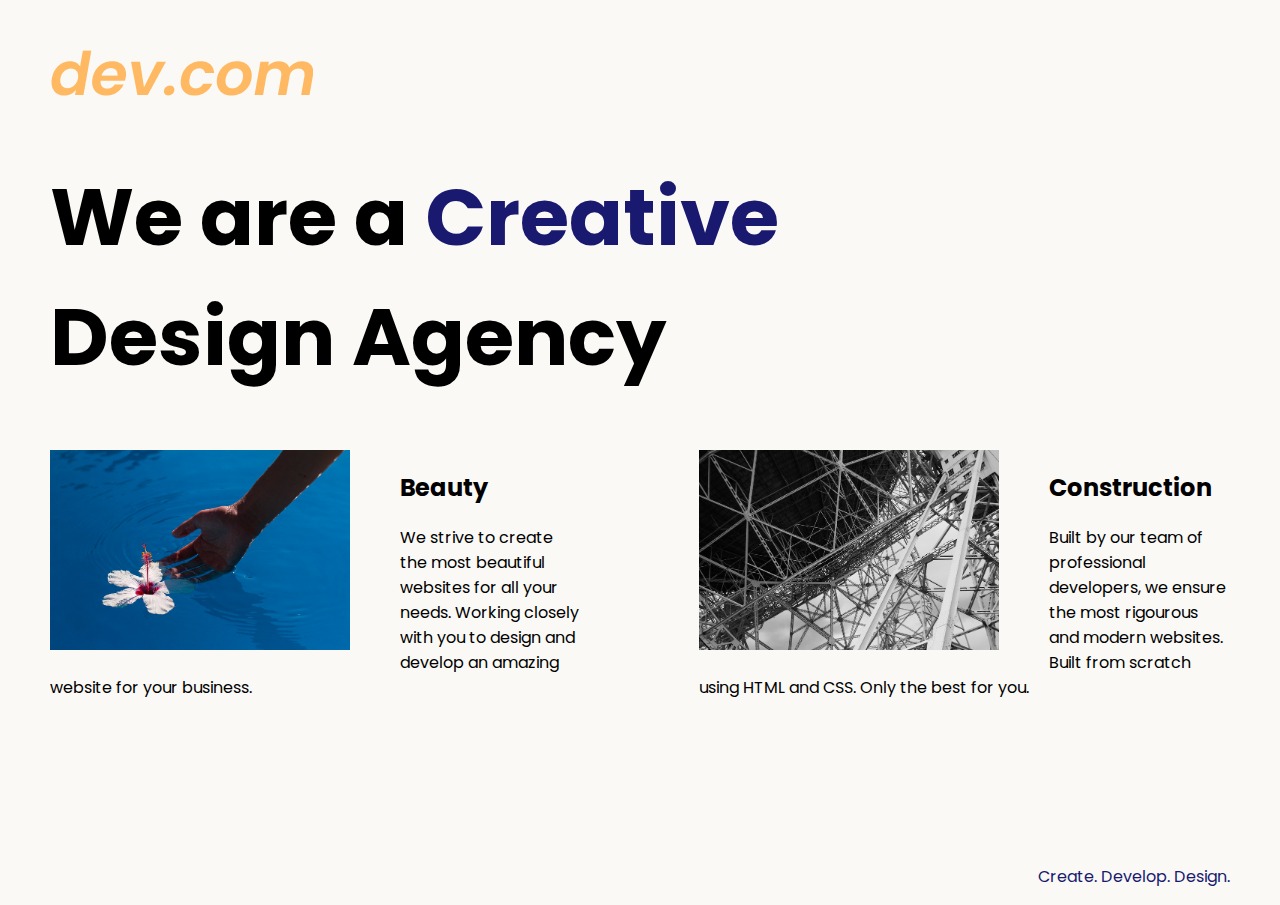
<file: 8.4 Web Design Agency Project/index.html>
<!DOCTYPE html>
<html lang="en">

<head>
  <meta charset="UTF-8">
  <meta name="viewport" content="width=device-width, initial-scale=1.0">
  <title>Agency</title>
  <link rel="stylesheet" href="./style.css">
  <link rel="preconnect" href="https://fonts.googleapis.com">
  <link rel="preconnect" href="https://fonts.gstatic.com" crossorigin>
  <link href="https://fonts.googleapis.com/css2?family=Poppins:wght@400;700&display=swap" rel="stylesheet">
</head>

<body>
  <div class="main">
    <img class="logo" src="./assets/images/logo.png" alt="logo">
    <h1>We are a <span class="creative">Creative</span><br>Design Agency</h1>
    <div class="left card"><img class="tile-image" src="./assets/images/beautiful.jpg" alt="hand and flower in water">
      <h2 class="card-title">Beauty</h2>
      <p class="card-text">We strive to create the most beautiful websites for all your needs. Working closely with you
        to
        design and
        develop an amazing website for your business.</p>
    </div>

    <div class="right card"><img class="tile-image" src="./assets/images/construction.jpg" alt="metal structure">
      <h2 class="card-title">Construction</h2>
      <p>Built by our team of professional developers, we ensure the most rigourous and modern websites. Built from
        scratch using HTML and CSS. Only the best for you.</p>
    </div>

  </div>
  <footer>
    <p>Create. Develop. Design.</p>
  </footer>
</body>

</html>
</file>
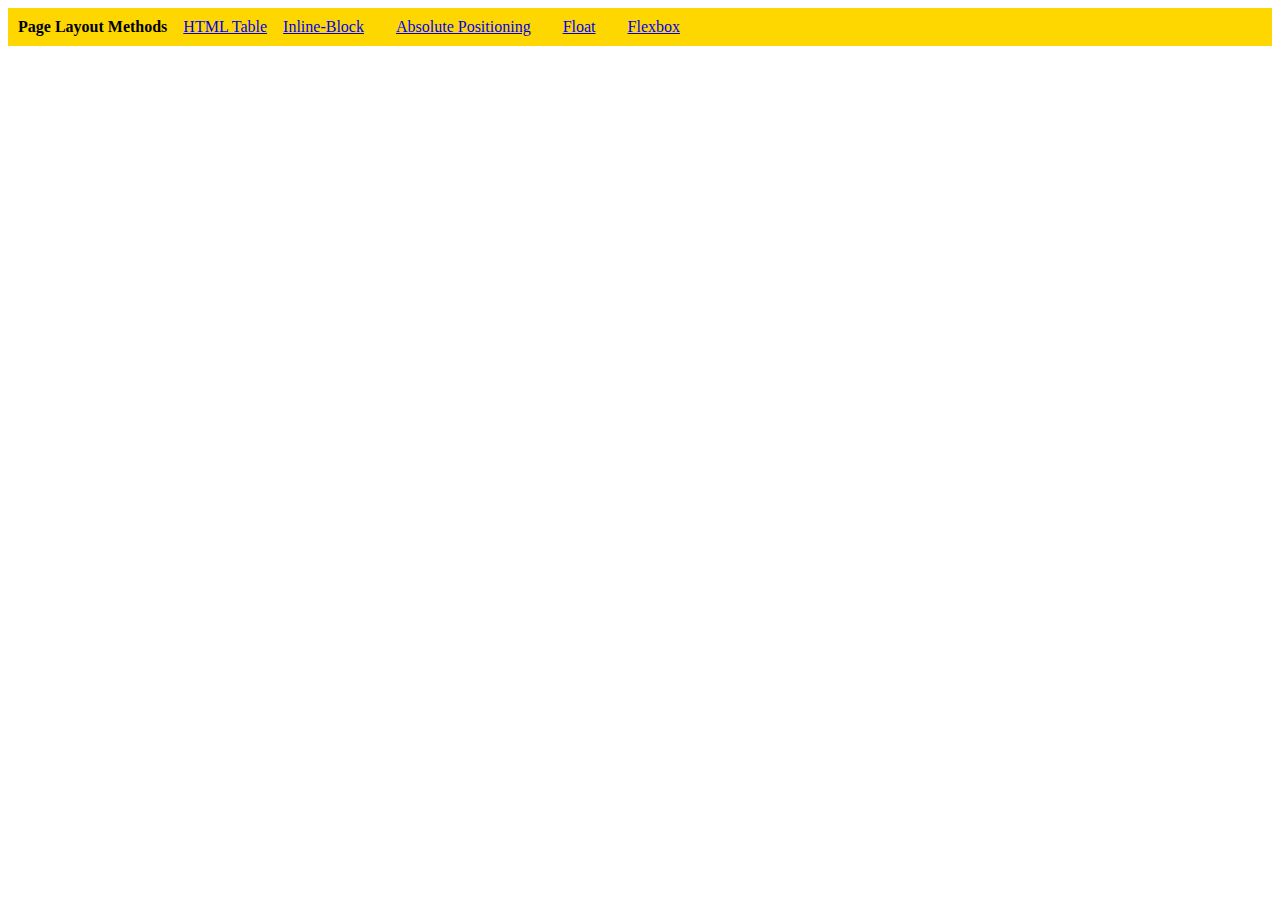
<file: 9.0 Display Flex/index.html>
<!DOCTYPE html>
<html lang="en">

<head>
  <meta charset="UTF-8">
  <meta name="viewport" content="width=device-width, initial-scale=1.0">
  <title>Column Layout Methods</title>
  <style>
    p {
      padding: 0;
      margin: 0;
      font-weight: 700;
    }

    li {
      list-style: none;
    }

    .container {
      padding: 10px;
      background-color: gold;
      display: flex;
      gap: 1rem;
    }

  </style>
</head>

<body>
  <div class="container">
    <p>Page Layout Methods</p>

    <li><a href="./html-table.html">HTML Table</a></li>
    <li><a href="./inline-block.html">Inline-Block</li>
    <li><a href="./absolute-position.html">Absolute Positioning</li>
    <li><a href="./float.html">Float</li>
    <li><a href="./flex.html">Flexbox</li>

  </div>
</body>

</html>
</file>
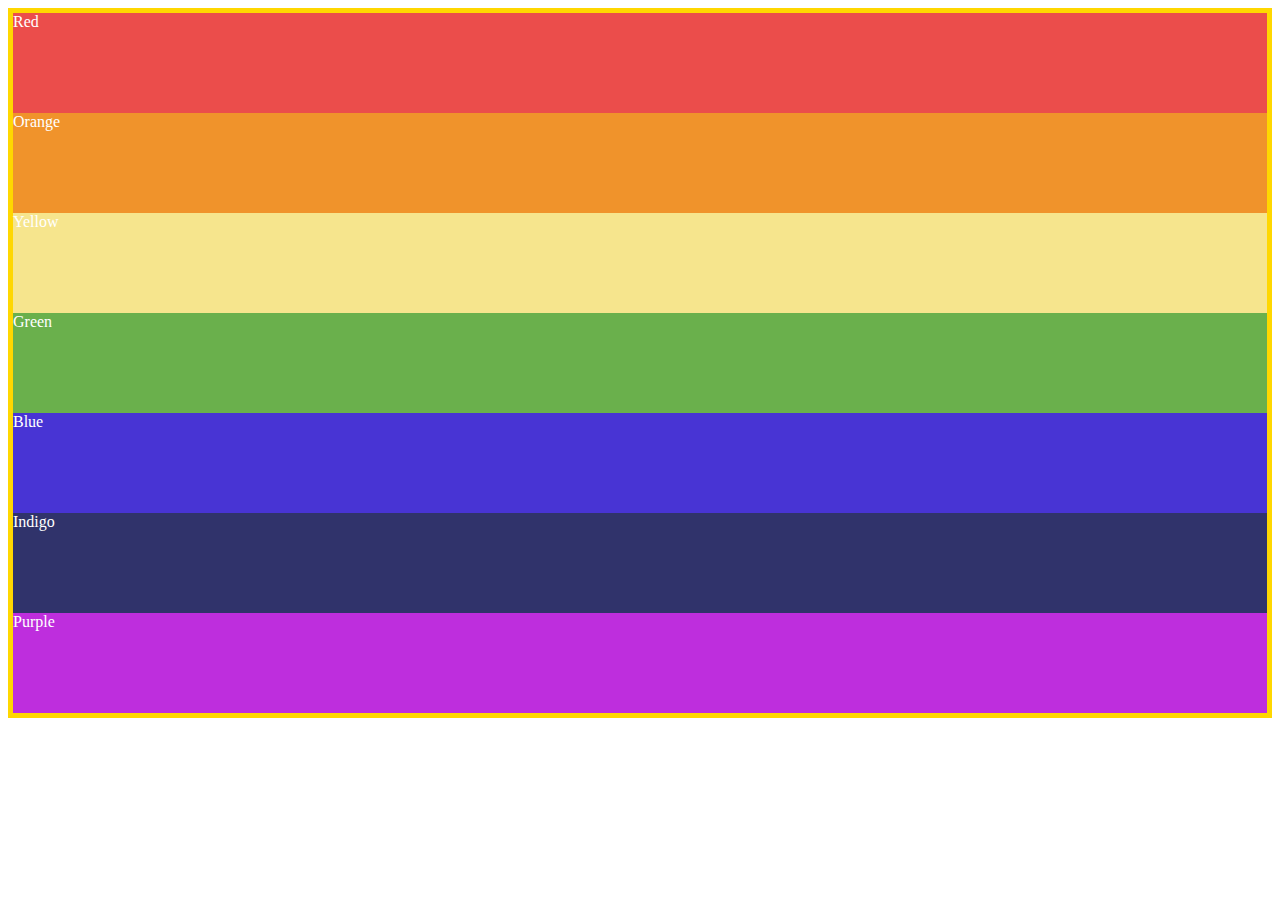
<file: 9.1 Flex Direction/index.html>
<!DOCTYPE html>
<html lang="en">

<head>
  <meta charset="UTF-8">
  <meta name="viewport" content="width=device-width, initial-scale=1.0">
  <title>Flex Direction</title>
  <!-- HINT:
  https://developer.mozilla.org/en-US/docs/Web/CSS/Universal_selectors
  https://developer.mozilla.org/en-US/docs/Learn/CSS/Building_blocks/Selectors/Combinators 
  -->
  <style>
    .container {
      color: white;
      border: 5px solid gold;
      display: flex;
      flex-direction: column;
    }

    .container > * {
      flex-basis: 100px;
    }

    /*
Select all the elements that are the direct
children of the .container class.
    */

    .red {background-color: #eb4d4b;}
    .orange {background-color: #f0932b;}
    .yellow {background-color: #f6e58d;}
    .green {background-color: #6ab04c;}
    .blue {background-color: #4834d4;}
    .indigo {background-color: #30336b;}
    .purple {background-color: #be2edd;}
  </style>
</head>

<body>
  <div class="container">
    <div class="red">Red</div>
    <div class="orange">Orange</div>
    <div class="yellow">Yellow</div>
    <div class="green">Green</div>
    <div class="blue">Blue</div>
    <div class="indigo">Indigo</div>
    <div class="purple">Purple</div>
  </div>
  
</body>

</html>
</file>
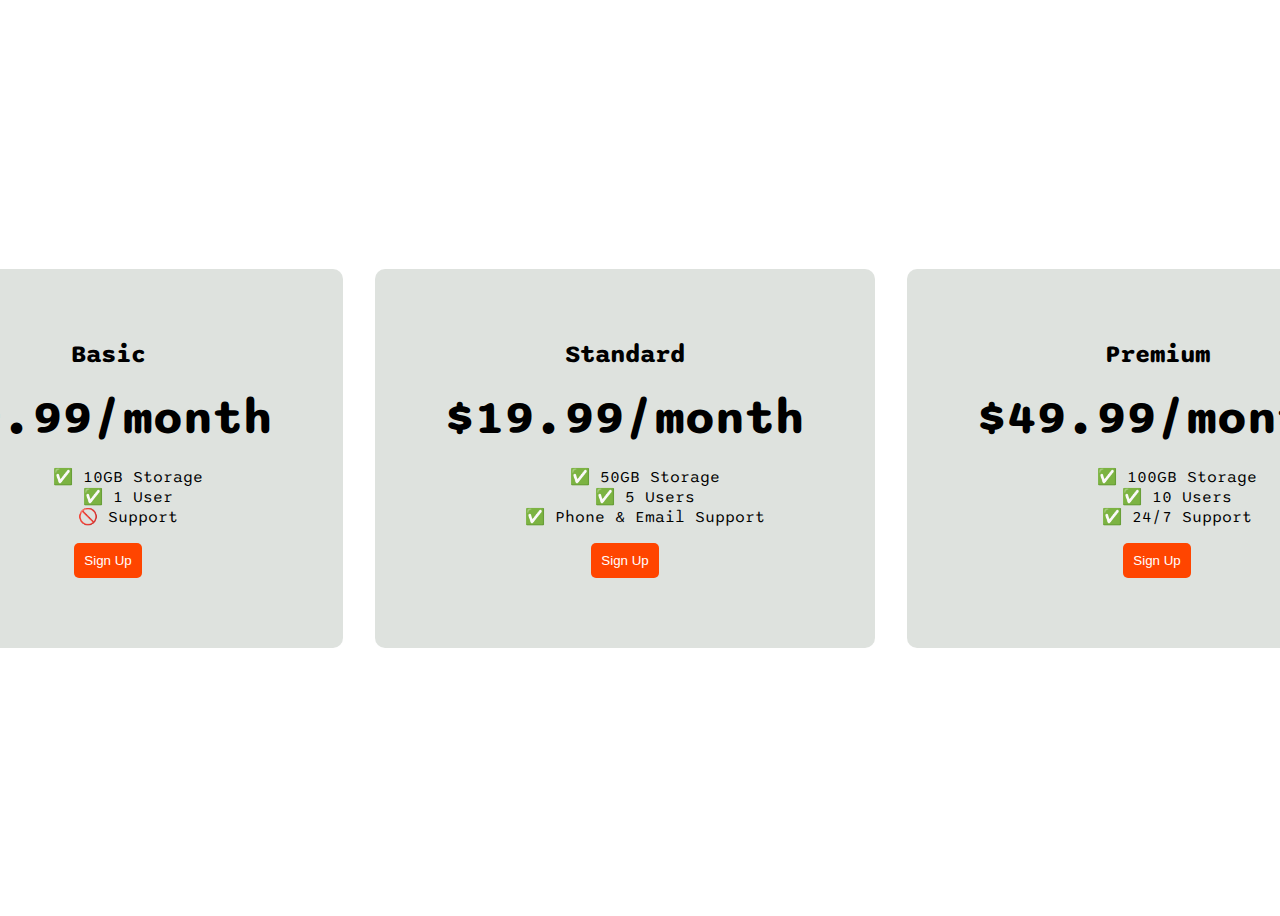
<file: 9.4 Flexbox Pricing Table Project/index.html>
<!DOCTYPE html>
<html>

<head>
  <title>Flexbox Pricing Table</title>
  <link rel="preconnect" href="https://fonts.googleapis.com">
  <link rel="preconnect" href="https://fonts.gstatic.com" crossorigin>
  <link href="https://fonts.googleapis.com/css2?family=Sono:wght@400;700&display=swap" rel="stylesheet">
  <style>
    body {
      font-family: 'Sono', sans-serif;
      list-style: none;
    }

    .pricing-container {
      display: flex;
      justify-content: center;
      align-items: center;
      height: 100vh;
      gap: 2rem;
    }

    .pricing-plan {
      flex: 1;
      max-width: 400px;
      padding: 70px;
      background-color: rgba(220, 224, 220, 0.932);
      border-radius: 10px;
      text-align: center;

    }

    .plan-title {
      font-size: 25px;
      font-weight: bold;
      margin-bottom: 20px;
    }

    .plan-price {
      font-size: 48px;
      font-weight: bold;
      margin-bottom: 20px;
    }


    .plan-features > * {
      list-style: none;
      padding: 0;
      margin: 0;
    }

    .plan-button {
      color: white;
      background-color: orangered;
      padding: 10px;
      border-radius: 5px;
      border: none;
    }

    

    /* Hint: What can you do with a media query and flexbox? */
    @media (max-width: 1250px) {

      .pricing-container {
        flex-direction: column;
        height: 100%;
      }
      
    }
  </style>
</head>

<body>
  <div class="pricing-container">
    <div class="pricing-plan">
      <div class="plan-title">Basic</div>
      <div class="plan-price">$9.99/month</div>
      <ul class="plan-features">
        <li>✅ 10GB Storage</li>
        <li>✅ 1 User</li>
        <li>🚫 Support</li>
      </ul>
      <button class="plan-button">Sign Up</a>
    </div>
    <div class="pricing-plan">
      <div class="plan-title">Standard</div>
      <div class="plan-price">$19.99/month</div>
      <ul class="plan-features">
        <li>✅ 50GB Storage</li>
        <li>✅ 5 Users</li>
        <li>✅ Phone &amp; Email Support</li>
      </ul>
      <button class="plan-button">Sign Up</a>
    </div>
    <div class="pricing-plan">
      <div class="plan-title">Premium</div>
      <div class="plan-price">$49.99/month</div>
      <ul class="plan-features">
        <li>✅ 100GB Storage</li>
        <li>✅ 10 Users</li>
        <li>✅ 24/7 Support</li>
      </ul>
      <button class="plan-button">Sign Up</a>
    </div>
  </div>

</body>

</html>
</file>
<file: 11.3 TinDog Project/css/style.css>
.gradient-background {
  background: linear-gradient(300deg, #00bfff, #ff4c68, #ef8172);
  background-size: 180% 180%;
  animation: gradient-animation 18s ease infinite;
}

@keyframes gradient-animation {
  0% {
    background-position: 0% 50%;
  }
  50% {
    background-position: 100% 50%;
  }
  100% {
    background-position: 0% 50%;
  }
}

.icon-square {
  width: 3rem;
  height: 3rem;
  border-radius: 0.75rem;
}

.profile-img {
  height: 100px;
  border-radius: 50%;
}
</file>
<file: 5.4 Color Vocab Project/style.css>
#red {
    color: red;
}
#blue {
    color: blue;
}
#orange {
    color: orange;
}
#green {
    color: green;
}
#yellow {
    color: yellow;
}

.color-title {
    font-weight: normal;
}

img{
    height: 200px;
    width: 200px;
}
</file>
<file: 6.4 Motivation Meme Project/style.css>
body {
    background-color: black;
}

.poster{
    width: 50%;
    margin-left: 25%;
    margin-top: 100px;
    font-family: "Libre Baskerville", serif;
    color: white;
    text-align: center;
}

h1 {
    text-transform: uppercase;
}
img {
    border : 5px solid white;
    width: 100%;
}
</file>
<file: 8.4 Web Design Agency Project/style.css>
body {
  font-family: "Poppins", sans-serif;
  margin: 50px 50px 0 50px;
  background-color: #faf9f6;
  display: flex;
  flex-direction: column;
  min-height: 95vh;
}
.main {
  flex: 1;
}

h1 {
  font-size: 5rem;
}

footer {
  text-align: right;
  color: midnightblue;
}


.tile-image {
  height: 200px;
  float: left;
  margin-right: 50px;
}

.card{
  width: 45%;
}

.left {
  float: left;
  /* display: inline; */
}

.right {
  float: right;

}

.creative {
  color: midnightblue;
}


@media (max-width:680px) {
  .logo {
    width: 100px;
  }

  .h1 {
    font-size: 3.5rem;
    text-align: center;
  }

  .card {
    width: 100%;
    display: block;
    margin-bottom: 30px;
    text-align: justify;
    /* display: inline; */
  }

  .card img {
    margin-bottom: 10px;
    width: 100%;
    display: inline;
    object-fit: cover;

  }

  
}
</file>
